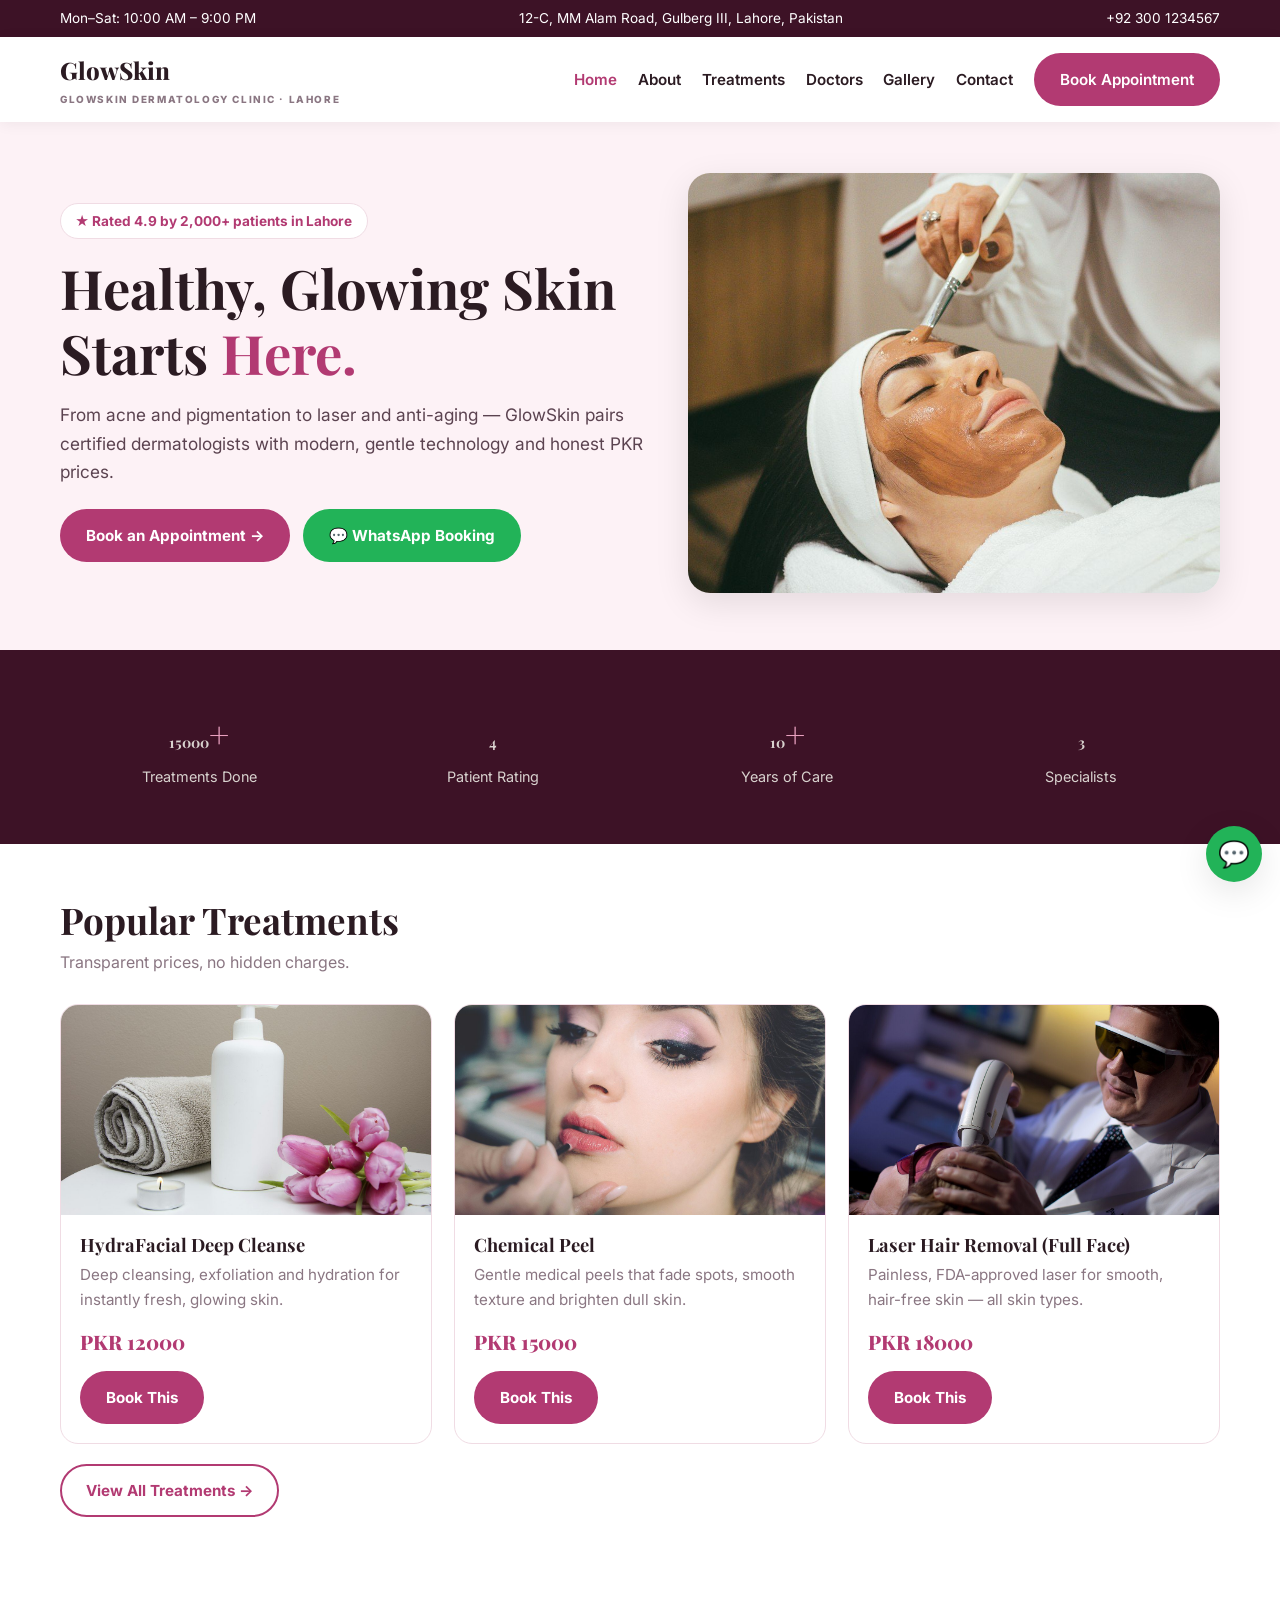
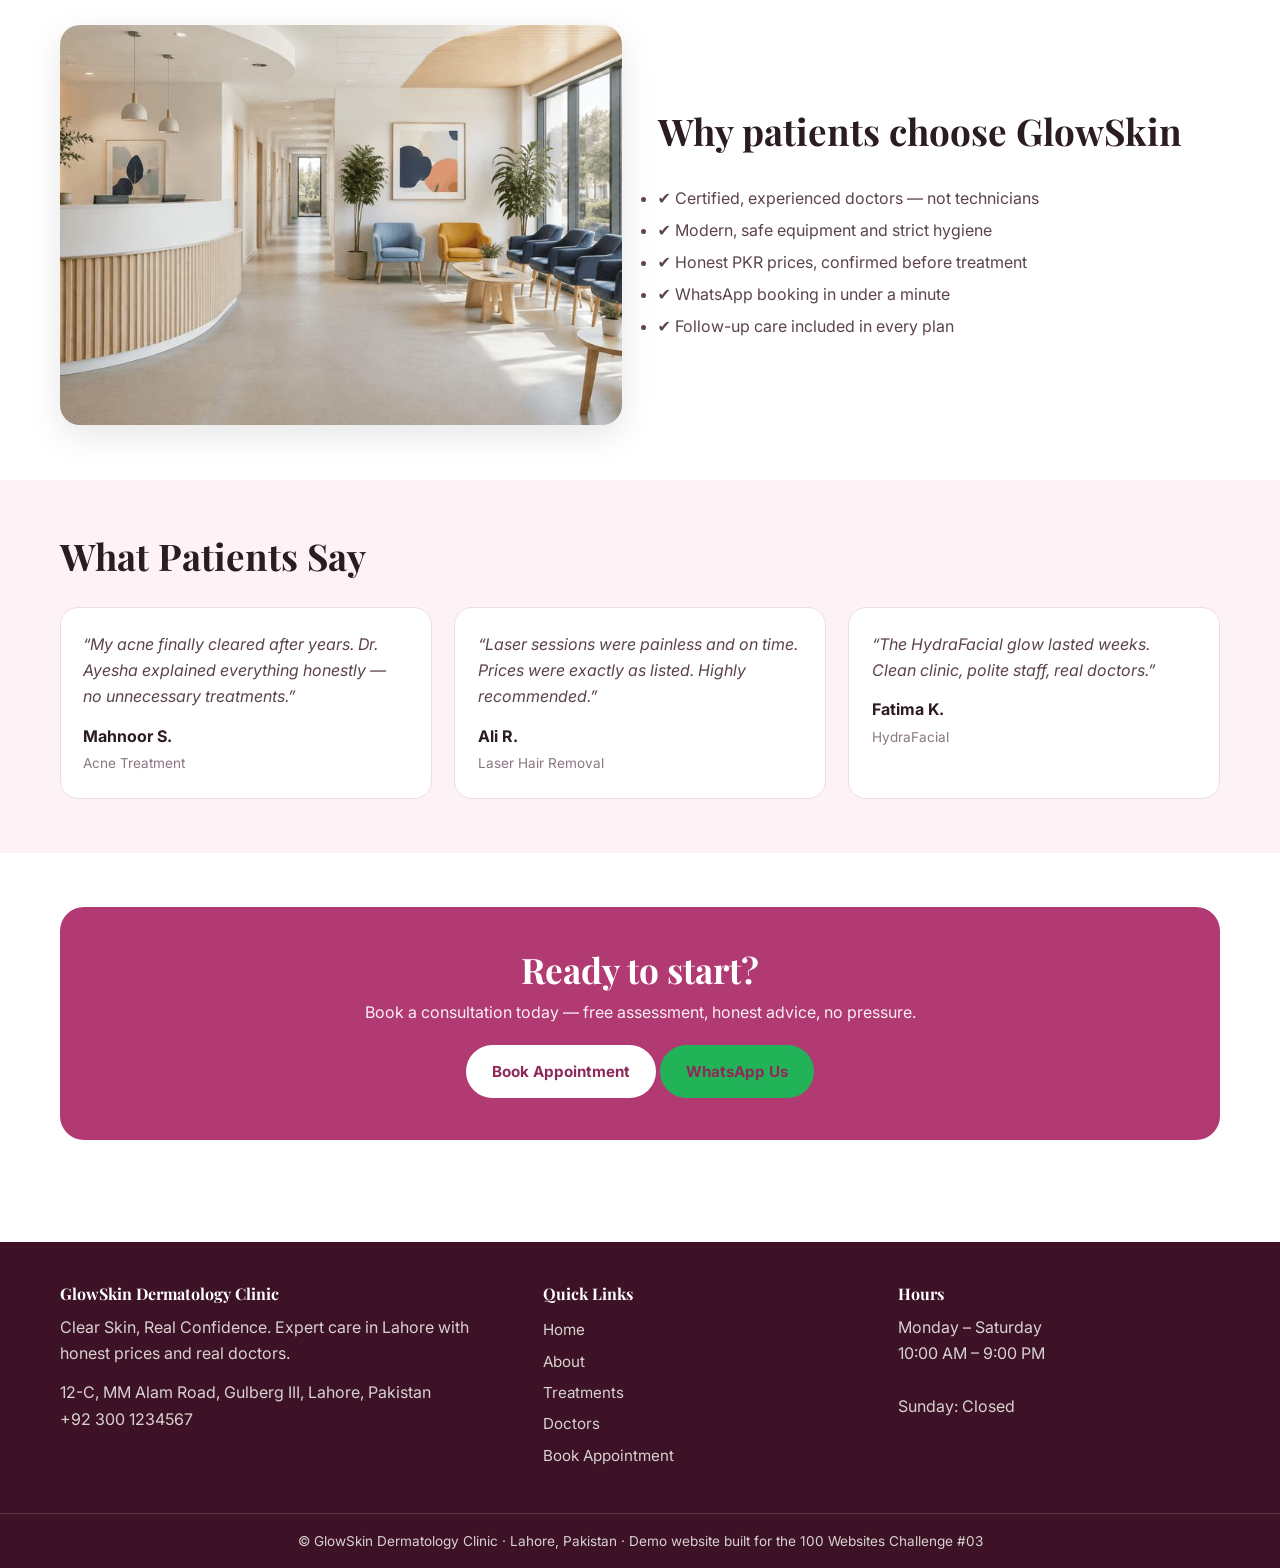
<file: index.html>
<!DOCTYPE html>
<html lang="en">
<head>
<meta charset="UTF-8">
<meta name="viewport" content="width=device-width, initial-scale=1.0">
<title>GlowSkin Dermatology Clinic — Clear Skin, Real Confidence | GlowSkin Dermatology Clinic, Lahore</title>
<meta name="description" content="GlowSkin Dermatology Clinic, Lahore — Clear Skin, Real Confidence. Expert doctors, transparent PKR prices, WhatsApp booking.">
<link rel="preconnect" href="https://fonts.googleapis.com">
<link href="https://fonts.googleapis.com/css2?family=Playfair+Display:wght@600;700;800&family=Inter:wght@400;500;600;700&display=swap" rel="stylesheet">
<link rel="stylesheet" href="css/style.css">
</head>
<body>
<div class="topbar"><div class="container topbar-in"><span>Mon–Sat: 10:00 AM – 9:00 PM</span><span>12-C, MM Alam Road, Gulberg III, Lahore, Pakistan</span><a href="tel:+923001234567">+92 300 1234567</a></div></div>
<header class="header"><div class="container nav-in">
<a href="index.html" class="logo">GlowSkin<small>GLOWSKIN DERMATOLOGY CLINIC · LAHORE</small></a>
<nav class="nav" id="nav"><a href="index.html" class="active">Home</a><a href="about.html" class="">About</a><a href="treatments.html" class="">Treatments</a><a href="doctors.html" class="">Doctors</a><a href="gallery.html" class="">Gallery</a><a href="contact.html" class="">Contact</a><a href="appointment.html" class="btn">Book Appointment</a></nav>
<button class="hamburger" id="hamburger" aria-label="Open menu"><span></span><span></span><span></span></button>
</div></header>

<section class="hero"><div class="container hero-in"><div>
<span class="eyebrow">★ Rated 4.9 by 2,000+ patients in Lahore</span>
<h1>Healthy, Glowing Skin<br>Starts <span class='grad'>Here.</span></h1><p>From acne and pigmentation to laser and anti-aging — GlowSkin pairs certified dermatologists with modern, gentle technology and honest PKR prices.</p>
<div class="hero-actions"><a href="appointment.html" class="btn">Book an Appointment →</a><a href="https://wa.me/923001234567?text=Assalam-o-Alaikum!%20I%20want%20to%20book%20an%20appointment." target="_blank" rel="noopener" class="btn btn-wa">💬 WhatsApp Booking</a></div>
</div><div class="hero-img"><img src="images/hero.jpg" alt="GlowSkin Dermatology Clinic Lahore"></div></div></section>
<section class="sec stats"><div class="container stats-in"><div class="stat"><b><span data-target="15000">15000+</span>+</b><span>Treatments Done</span></div><div class="stat"><b><span data-target="4.9">4.9</span></b><span>Patient Rating</span></div><div class="stat"><b><span data-target="10">10+</span>+</b><span>Years of Care</span></div><div class="stat"><b><span data-target="3">3</span></b><span>Specialists</span></div></div></section>
<section class="sec"><div class="container"><div class="sec-head"><h2>Popular Treatments</h2><p>Transparent prices, no hidden charges.</p></div><div class="grid"><article class="card reveal"><img src="images/treat-hydra.jpg" alt="HydraFacial Deep Cleanse" loading="lazy"><div class="card-body"><h3>HydraFacial Deep Cleanse</h3><p>Deep cleansing, exfoliation and hydration for instantly fresh, glowing skin.</p><p><span class="price">PKR 12000</span></p><a href="appointment.html?t=hydrafacial-deep-cleanse" class="btn">Book This</a></div></article><article class="card reveal"><img src="images/treat-peel.jpg" alt="Chemical Peel" loading="lazy"><div class="card-body"><h3>Chemical Peel</h3><p>Gentle medical peels that fade spots, smooth texture and brighten dull skin.</p><p><span class="price">PKR 15000</span></p><a href="appointment.html?t=chemical-peel" class="btn">Book This</a></div></article><article class="card reveal"><img src="images/treat-laser.jpg" alt="Laser Hair Removal (Full Face)" loading="lazy"><div class="card-body"><h3>Laser Hair Removal (Full Face)</h3><p>Painless, FDA-approved laser for smooth, hair-free skin — all skin types.</p><p><span class="price">PKR 18000</span></p><a href="appointment.html?t=laser-hair-removal-full-face" class="btn">Book This</a></div></article></div><p style="margin-top:1.2rem"><a href="treatments.html" class="btn btn-ghost">View All Treatments →</a></p></div></section>
<section class="sec"><div class="container two"><div><img src="images/about.jpg" alt="Inside GlowSkin Dermatology Clinic" loading="lazy"></div>
<div><div class="sec-head"><h2>Why patients choose GlowSkin</h2></div>
<ul style="line-height:2;color:var(--ink2)"><li>✔ Certified, experienced doctors — not technicians</li><li>✔ Modern, safe equipment and strict hygiene</li><li>✔ Honest PKR prices, confirmed before treatment</li><li>✔ WhatsApp booking in under a minute</li><li>✔ Follow-up care included in every plan</li></ul></div></div></section>
<section class="sec testi"><div class="container"><div class="sec-head"><h2>What Patients Say</h2></div><div class="grid"><div class="quote reveal"><p>“My acne finally cleared after years. Dr. Ayesha explained everything honestly — no unnecessary treatments.”</p><b>Mahnoor S.</b><span>Acne Treatment</span></div><div class="quote reveal"><p>“Laser sessions were painless and on time. Prices were exactly as listed. Highly recommended.”</p><b>Ali R.</b><span>Laser Hair Removal</span></div><div class="quote reveal"><p>“The HydraFacial glow lasted weeks. Clean clinic, polite staff, real doctors.”</p><b>Fatima K.</b><span>HydraFacial</span></div></div></div></section>
<section class="sec"><div class="container"><div class="cta reveal"><h2>Ready to start?</h2>
<p>Book a consultation today — free assessment, honest advice, no pressure.</p>
<a href="appointment.html" class="btn">Book Appointment</a> <a href="https://wa.me/923001234567" target="_blank" rel="noopener" class="btn" style="background:var(--wa)">WhatsApp Us</a></div></div></section>
<footer class="footer"><div class="container foot-in">
<div><h4>GlowSkin Dermatology Clinic</h4><p>Clear Skin, Real Confidence. Expert care in Lahore with honest prices and real doctors.</p><p style="margin-top:.8rem">12-C, MM Alam Road, Gulberg III, Lahore, Pakistan<br>+92 300 1234567</p></div>
<div><h4>Quick Links</h4><a href="index.html">Home</a><a href="about.html">About</a><a href="treatments.html">Treatments</a><a href="doctors.html">Doctors</a><a href="appointment.html">Book Appointment</a></div>
<div><h4>Hours</h4><p>Monday – Saturday<br>10:00 AM – 9:00 PM<br><br>Sunday: Closed</p></div>
</div><div class="foot-bottom">© GlowSkin Dermatology Clinic · Lahore, Pakistan · Demo website built for the 100 Websites Challenge #03</div></footer>
<a class="wa-float" href="https://wa.me/923001234567?text=Assalam-o-Alaikum!%20I%20want%20to%20book%20an%20appointment." target="_blank" rel="noopener" aria-label="WhatsApp">💬</a>
<script src="js/script.js"></script>
</body>
</html>
</file>
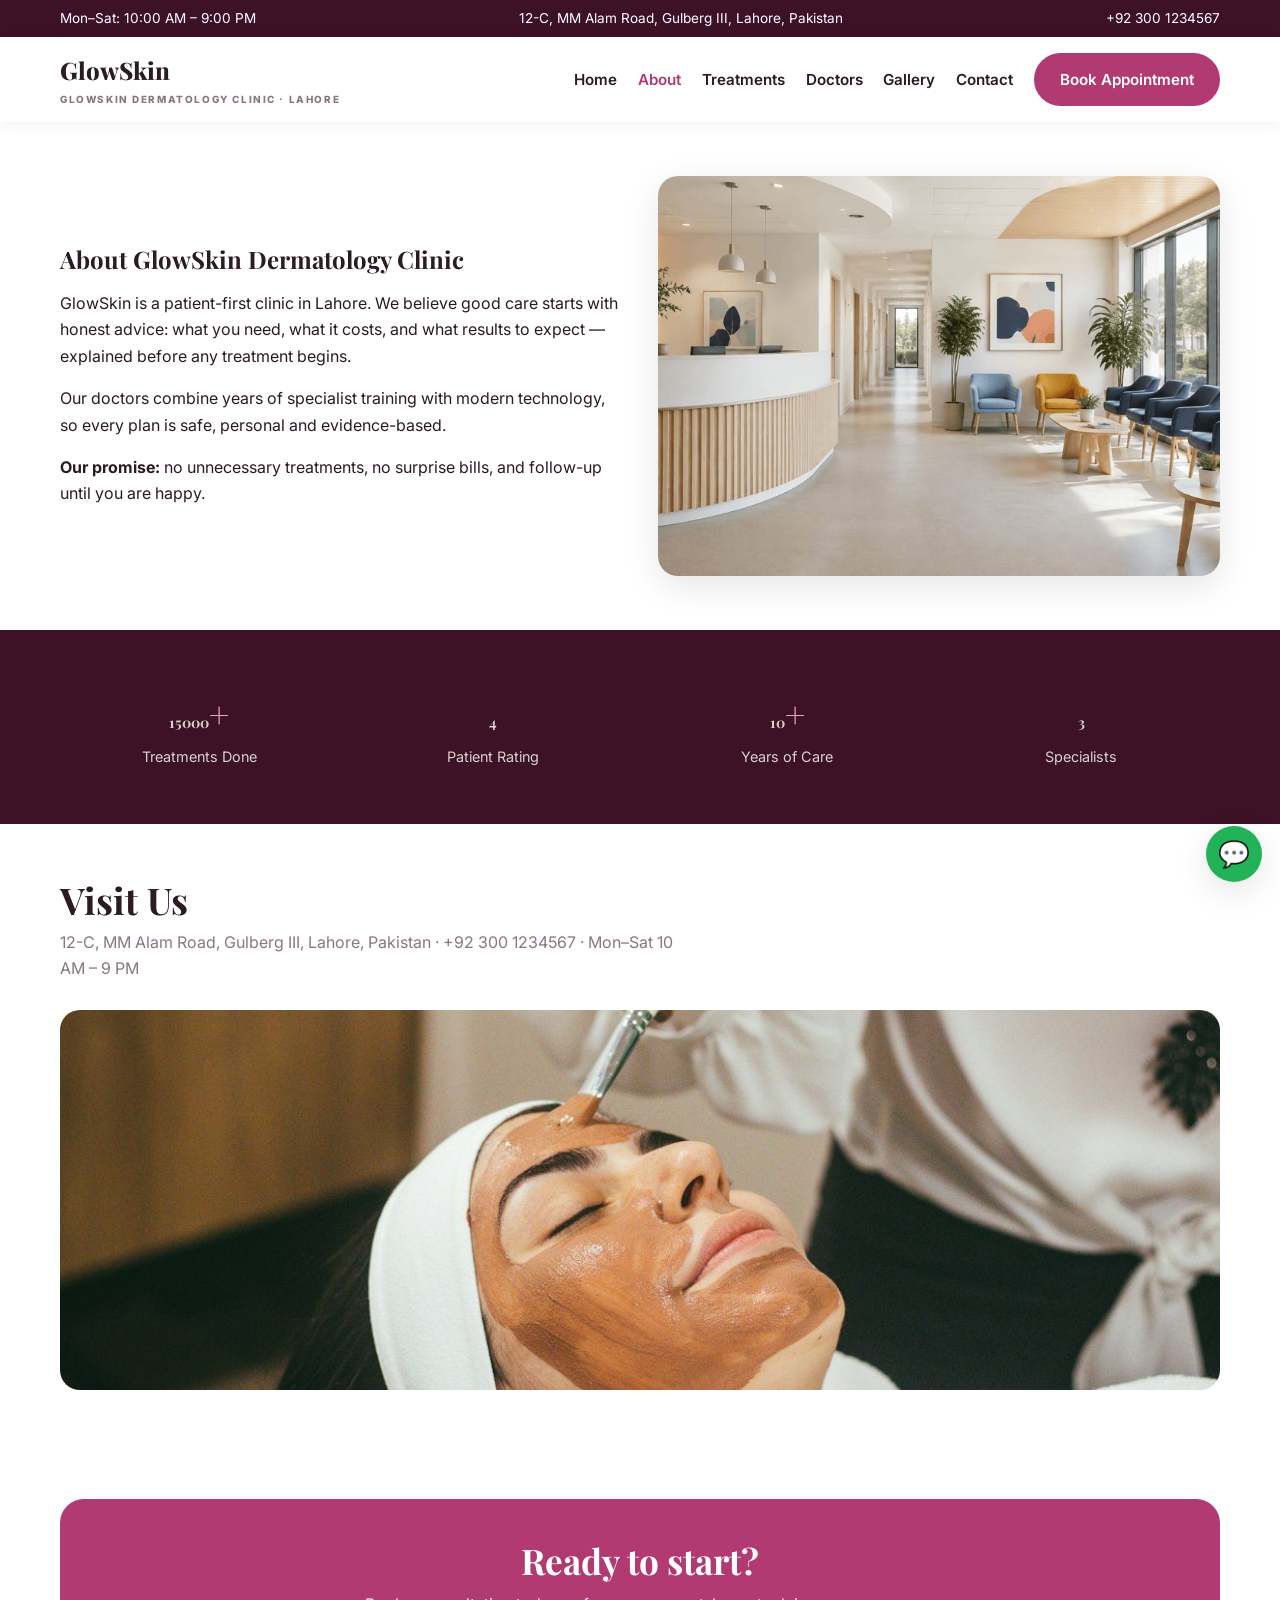
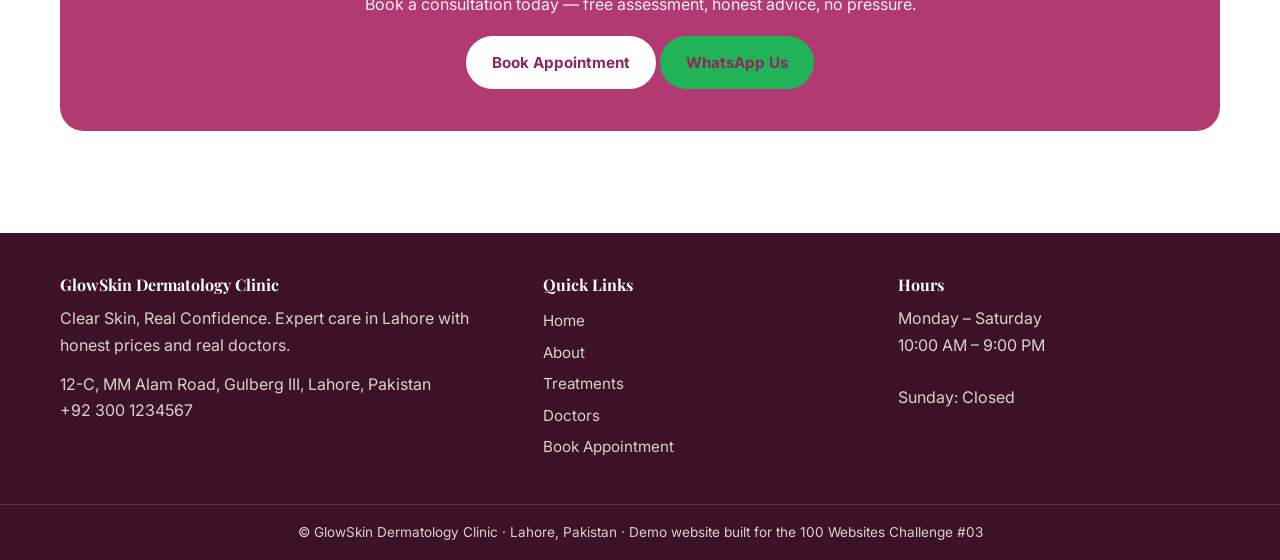
<file: about.html>
<!DOCTYPE html>
<html lang="en">
<head>
<meta charset="UTF-8">
<meta name="viewport" content="width=device-width, initial-scale=1.0">
<title>About Us | GlowSkin Dermatology Clinic, Lahore</title>
<meta name="description" content="GlowSkin Dermatology Clinic, Lahore — Clear Skin, Real Confidence. Expert doctors, transparent PKR prices, WhatsApp booking.">
<link rel="preconnect" href="https://fonts.googleapis.com">
<link href="https://fonts.googleapis.com/css2?family=Playfair+Display:wght@600;700;800&family=Inter:wght@400;500;600;700&display=swap" rel="stylesheet">
<link rel="stylesheet" href="css/style.css">
</head>
<body>
<div class="topbar"><div class="container topbar-in"><span>Mon–Sat: 10:00 AM – 9:00 PM</span><span>12-C, MM Alam Road, Gulberg III, Lahore, Pakistan</span><a href="tel:+923001234567">+92 300 1234567</a></div></div>
<header class="header"><div class="container nav-in">
<a href="index.html" class="logo">GlowSkin<small>GLOWSKIN DERMATOLOGY CLINIC · LAHORE</small></a>
<nav class="nav" id="nav"><a href="index.html" class="">Home</a><a href="about.html" class="active">About</a><a href="treatments.html" class="">Treatments</a><a href="doctors.html" class="">Doctors</a><a href="gallery.html" class="">Gallery</a><a href="contact.html" class="">Contact</a><a href="appointment.html" class="btn">Book Appointment</a></nav>
<button class="hamburger" id="hamburger" aria-label="Open menu"><span></span><span></span><span></span></button>
</div></header>

<section class="sec"><div class="container two"><div><h2>About GlowSkin Dermatology Clinic</h2>
<p style="margin:1rem 0">GlowSkin is a patient-first clinic in Lahore. We believe good care starts with honest advice: what you need, what it costs, and what results to expect — explained before any treatment begins.</p>
<p>Our doctors combine years of specialist training with modern technology, so every plan is safe, personal and evidence-based.</p>
<p style="margin-top:1rem"><b>Our promise:</b> no unnecessary treatments, no surprise bills, and follow-up until you are happy.</p></div>
<div><img src="images/about.jpg" alt="GlowSkin Dermatology Clinic clinic" loading="lazy"></div></div></section>
<section class="sec stats"><div class="container stats-in"><div class="stat"><b><span data-target="15000">15000+</span>+</b><span>Treatments Done</span></div><div class="stat"><b><span data-target="4.9">4.9</span></b><span>Patient Rating</span></div><div class="stat"><b><span data-target="10">10+</span>+</b><span>Years of Care</span></div><div class="stat"><b><span data-target="3">3</span></b><span>Specialists</span></div></div></section>
<section class="sec"><div class="container"><div class="sec-head"><h2>Visit Us</h2><p>12-C, MM Alam Road, Gulberg III, Lahore, Pakistan · +92 300 1234567 · Mon–Sat 10 AM – 9 PM</p></div>
<img src="images/hero.jpg" alt="GlowSkin Dermatology Clinic" style="border-radius:20px;width:100%;height:380px;object-fit:cover" loading="lazy"></div></section>
<section class="sec"><div class="container"><div class="cta reveal"><h2>Ready to start?</h2>
<p>Book a consultation today — free assessment, honest advice, no pressure.</p>
<a href="appointment.html" class="btn">Book Appointment</a> <a href="https://wa.me/923001234567" target="_blank" rel="noopener" class="btn" style="background:var(--wa)">WhatsApp Us</a></div></div></section>
<footer class="footer"><div class="container foot-in">
<div><h4>GlowSkin Dermatology Clinic</h4><p>Clear Skin, Real Confidence. Expert care in Lahore with honest prices and real doctors.</p><p style="margin-top:.8rem">12-C, MM Alam Road, Gulberg III, Lahore, Pakistan<br>+92 300 1234567</p></div>
<div><h4>Quick Links</h4><a href="index.html">Home</a><a href="about.html">About</a><a href="treatments.html">Treatments</a><a href="doctors.html">Doctors</a><a href="appointment.html">Book Appointment</a></div>
<div><h4>Hours</h4><p>Monday – Saturday<br>10:00 AM – 9:00 PM<br><br>Sunday: Closed</p></div>
</div><div class="foot-bottom">© GlowSkin Dermatology Clinic · Lahore, Pakistan · Demo website built for the 100 Websites Challenge #03</div></footer>
<a class="wa-float" href="https://wa.me/923001234567?text=Assalam-o-Alaikum!%20I%20want%20to%20book%20an%20appointment." target="_blank" rel="noopener" aria-label="WhatsApp">💬</a>
<script src="js/script.js"></script>
</body>
</html>
</file>
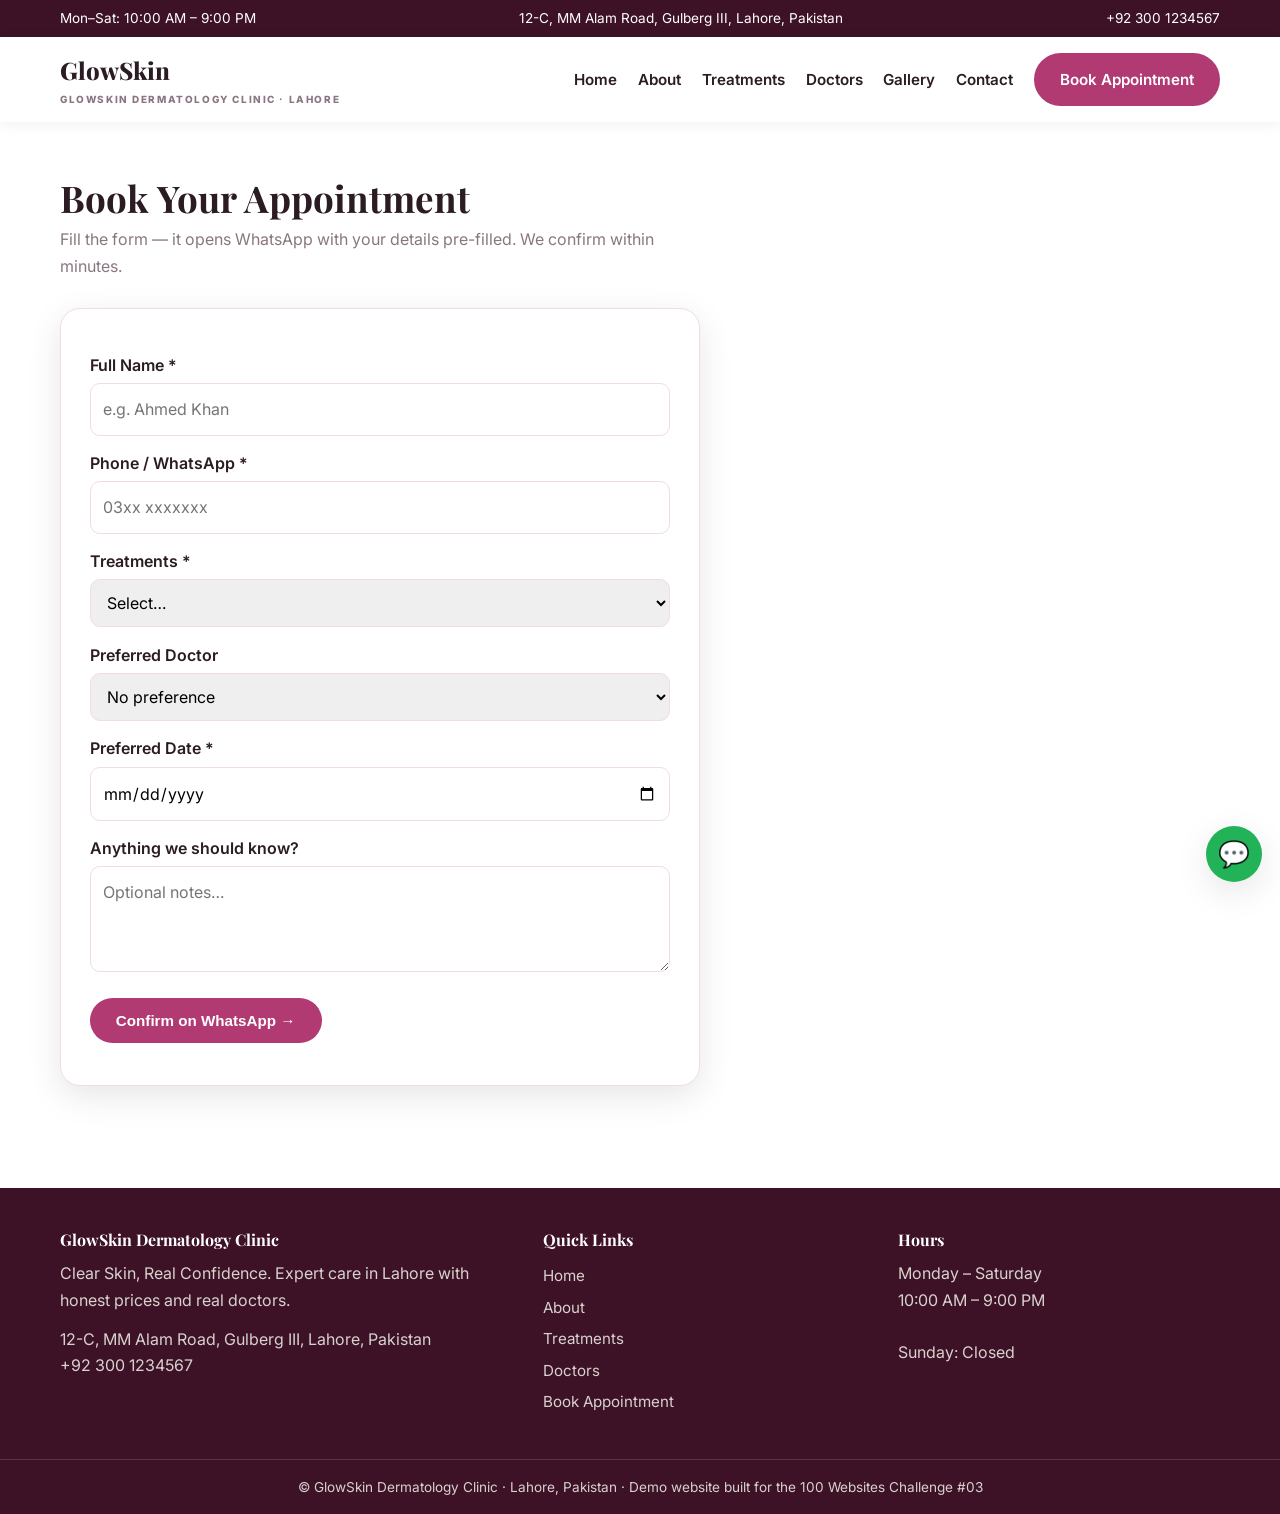
<file: appointment.html>
<!DOCTYPE html>
<html lang="en">
<head>
<meta charset="UTF-8">
<meta name="viewport" content="width=device-width, initial-scale=1.0">
<title>Book Appointment | GlowSkin Dermatology Clinic, Lahore</title>
<meta name="description" content="GlowSkin Dermatology Clinic, Lahore — Clear Skin, Real Confidence. Expert doctors, transparent PKR prices, WhatsApp booking.">
<link rel="preconnect" href="https://fonts.googleapis.com">
<link href="https://fonts.googleapis.com/css2?family=Playfair+Display:wght@600;700;800&family=Inter:wght@400;500;600;700&display=swap" rel="stylesheet">
<link rel="stylesheet" href="css/style.css">
</head>
<body>
<div class="topbar"><div class="container topbar-in"><span>Mon–Sat: 10:00 AM – 9:00 PM</span><span>12-C, MM Alam Road, Gulberg III, Lahore, Pakistan</span><a href="tel:+923001234567">+92 300 1234567</a></div></div>
<header class="header"><div class="container nav-in">
<a href="index.html" class="logo">GlowSkin<small>GLOWSKIN DERMATOLOGY CLINIC · LAHORE</small></a>
<nav class="nav" id="nav"><a href="index.html" class="">Home</a><a href="about.html" class="">About</a><a href="treatments.html" class="">Treatments</a><a href="doctors.html" class="">Doctors</a><a href="gallery.html" class="">Gallery</a><a href="contact.html" class="">Contact</a><a href="appointment.html" class="btn">Book Appointment</a></nav>
<button class="hamburger" id="hamburger" aria-label="Open menu"><span></span><span></span><span></span></button>
</div></header>

<section class="sec"><div class="container"><div class="sec-head"><h2>Book Your Appointment</h2><p>Fill the form — it opens WhatsApp with your details pre-filled. We confirm within minutes.</p></div>
<form class="form" id="bookForm" novalidate>
<label for="fName">Full Name *</label><input id="fName" type="text" placeholder="e.g. Ahmed Khan"><p class="err" id="fNameErr">Please enter your name.</p>
<label for="fPhone">Phone / WhatsApp *</label><input id="fPhone" type="tel" placeholder="03xx xxxxxxx"><p class="err" id="fPhoneErr">Please enter a valid phone number.</p>
<label for="fTreatment">Treatments *</label><select id="fTreatment"><option value="">Select…</option><option value="hydrafacial-deep-cleanse">HydraFacial Deep Cleanse — PKR 12000</option><option value="chemical-peel">Chemical Peel — PKR 15000</option><option value="laser-hair-removal-full-face">Laser Hair Removal (Full Face) — PKR 18000</option><option value="prp-skin-rejuvenation">PRP Skin Rejuvenation — PKR 25000</option><option value="acne-and-scar-treatment">Acne & Scar Treatment — PKR 8000</option><option value="botox-and-anti-aging">Botox & Anti-Aging — PKR 35000</option><option value="pigmentation-and-melasma-care">Pigmentation & Melasma Care — PKR 20000</option><option value="dermapen-microneedling">DermaPen Microneedling — PKR 16000</option></select><p class="err" id="fTreatmentErr">Please choose a treatments.</p>
<label for="fDoctor">Preferred Doctor</label><select id="fDoctor"><option value="">No preference</option><option value="dr-ayesha-khan">Dr. Ayesha Khan — Consultant Dermatologist</option><option value="dr-bilal-ahmed">Dr. Bilal Ahmed — Aesthetic Physician</option><option value="dr-sara-malik">Dr. Sara Malik — Dermatologist</option></select>
<label for="fDate">Preferred Date *</label><input id="fDate" type="date"><p class="err" id="fDateErr">Please choose a date.</p>
<label for="fNotes">Anything we should know?</label><textarea id="fNotes" rows="3" placeholder="Optional notes…"></textarea>
<button class="btn" type="submit" style="margin-top:1.2rem">Confirm on WhatsApp →</button>
<p class="ok" id="formOk"></p></form></div></section>
<footer class="footer"><div class="container foot-in">
<div><h4>GlowSkin Dermatology Clinic</h4><p>Clear Skin, Real Confidence. Expert care in Lahore with honest prices and real doctors.</p><p style="margin-top:.8rem">12-C, MM Alam Road, Gulberg III, Lahore, Pakistan<br>+92 300 1234567</p></div>
<div><h4>Quick Links</h4><a href="index.html">Home</a><a href="about.html">About</a><a href="treatments.html">Treatments</a><a href="doctors.html">Doctors</a><a href="appointment.html">Book Appointment</a></div>
<div><h4>Hours</h4><p>Monday – Saturday<br>10:00 AM – 9:00 PM<br><br>Sunday: Closed</p></div>
</div><div class="foot-bottom">© GlowSkin Dermatology Clinic · Lahore, Pakistan · Demo website built for the 100 Websites Challenge #03</div></footer>
<a class="wa-float" href="https://wa.me/923001234567?text=Assalam-o-Alaikum!%20I%20want%20to%20book%20an%20appointment." target="_blank" rel="noopener" aria-label="WhatsApp">💬</a>
<script src="js/script.js"></script>
</body>
</html>
</file>
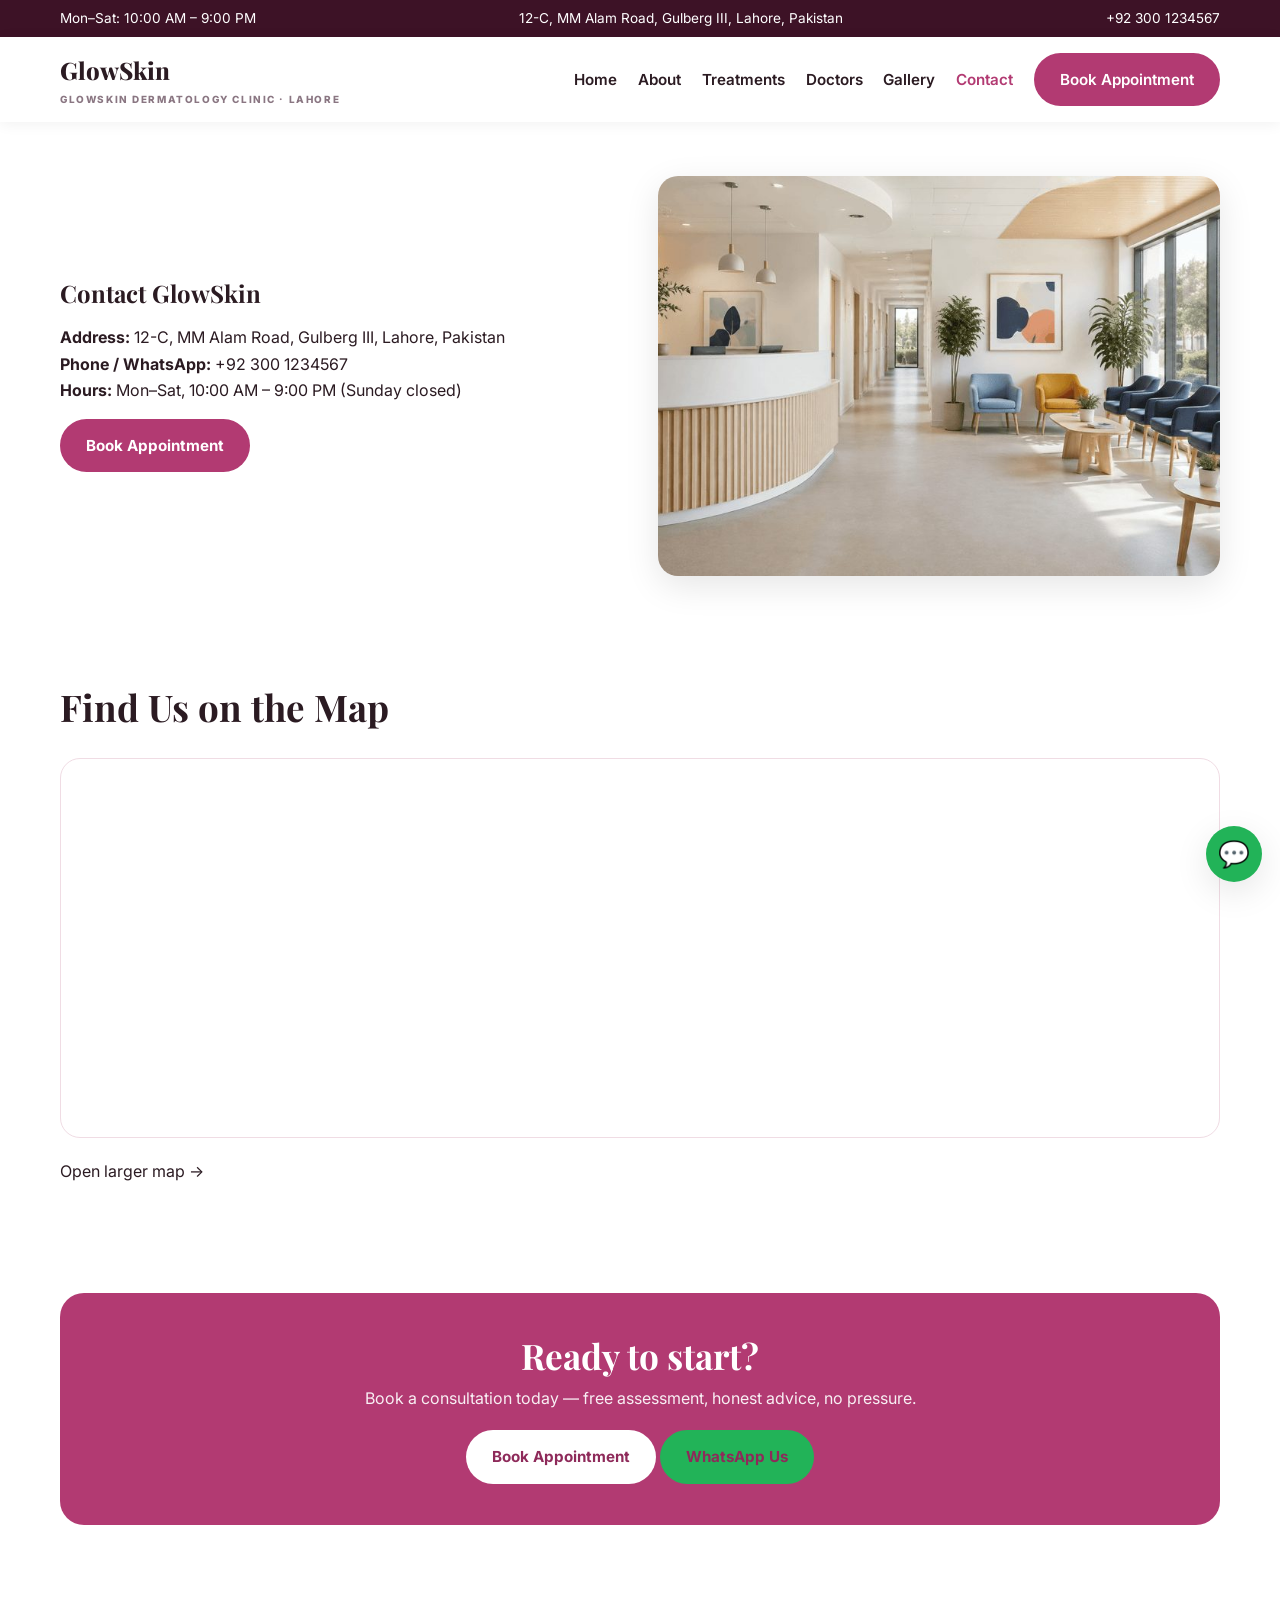
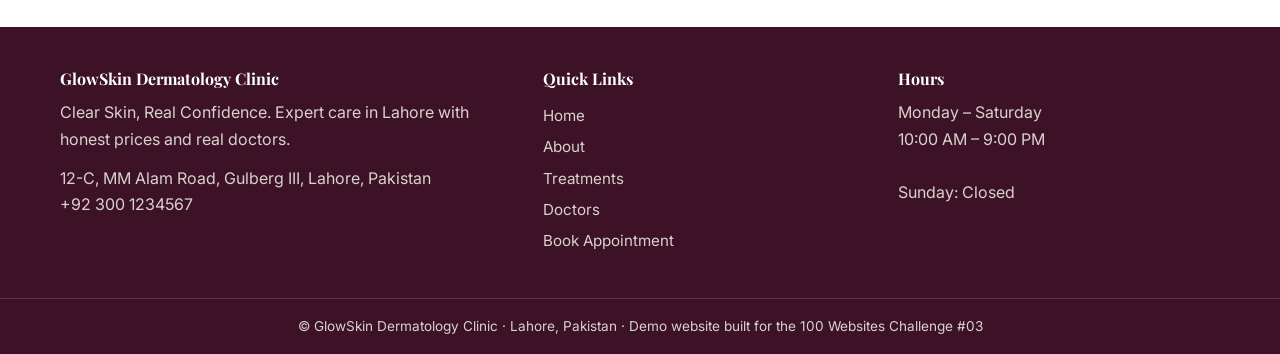
<file: contact.html>
<!DOCTYPE html>
<html lang="en">
<head>
<meta charset="UTF-8">
<meta name="viewport" content="width=device-width, initial-scale=1.0">
<title>Contact Us | GlowSkin Dermatology Clinic, Lahore</title>
<meta name="description" content="GlowSkin Dermatology Clinic, Lahore — Clear Skin, Real Confidence. Expert doctors, transparent PKR prices, WhatsApp booking.">
<link rel="preconnect" href="https://fonts.googleapis.com">
<link href="https://fonts.googleapis.com/css2?family=Playfair+Display:wght@600;700;800&family=Inter:wght@400;500;600;700&display=swap" rel="stylesheet">
<link rel="stylesheet" href="css/style.css">
</head>
<body>
<div class="topbar"><div class="container topbar-in"><span>Mon–Sat: 10:00 AM – 9:00 PM</span><span>12-C, MM Alam Road, Gulberg III, Lahore, Pakistan</span><a href="tel:+923001234567">+92 300 1234567</a></div></div>
<header class="header"><div class="container nav-in">
<a href="index.html" class="logo">GlowSkin<small>GLOWSKIN DERMATOLOGY CLINIC · LAHORE</small></a>
<nav class="nav" id="nav"><a href="index.html" class="">Home</a><a href="about.html" class="">About</a><a href="treatments.html" class="">Treatments</a><a href="doctors.html" class="">Doctors</a><a href="gallery.html" class="">Gallery</a><a href="contact.html" class="active">Contact</a><a href="appointment.html" class="btn">Book Appointment</a></nav>
<button class="hamburger" id="hamburger" aria-label="Open menu"><span></span><span></span><span></span></button>
</div></header>

<section class="sec"><div class="container two"><div><h2>Contact GlowSkin</h2>
<p style="margin:1rem 0"><b>Address:</b> 12-C, MM Alam Road, Gulberg III, Lahore, Pakistan<br><b>Phone / WhatsApp:</b> +92 300 1234567<br><b>Hours:</b> Mon–Sat, 10:00 AM – 9:00 PM (Sunday closed)</p>
<p><a href="appointment.html" class="btn">Book Appointment</a></p></div>
<div><img src="images/about.jpg" alt="GlowSkin Dermatology Clinic" loading="lazy"></div></div></section>
<section class="sec"><div class="container"><div class="sec-head"><h2>Find Us on the Map</h2></div>
<iframe title="Map — Lahore" src="https://www.openstreetmap.org/export/embed.html?bbox=74.28%2C31.50%2C74.42%2C31.58&layer=mapnik&marker=31.54%2C74.35" style="width:100%;height:380px;border:1px solid var(--line);border-radius:20px" loading="lazy"></iframe>
<p style="margin-top:.8rem"><a href="https://www.openstreetmap.org/?mlat=31.54&mlon=74.35#map=14/31.54/74.35" target="_blank" rel="noopener">Open larger map →</a></p></div></section>
<section class="sec"><div class="container"><div class="cta reveal"><h2>Ready to start?</h2>
<p>Book a consultation today — free assessment, honest advice, no pressure.</p>
<a href="appointment.html" class="btn">Book Appointment</a> <a href="https://wa.me/923001234567" target="_blank" rel="noopener" class="btn" style="background:var(--wa)">WhatsApp Us</a></div></div></section>
<footer class="footer"><div class="container foot-in">
<div><h4>GlowSkin Dermatology Clinic</h4><p>Clear Skin, Real Confidence. Expert care in Lahore with honest prices and real doctors.</p><p style="margin-top:.8rem">12-C, MM Alam Road, Gulberg III, Lahore, Pakistan<br>+92 300 1234567</p></div>
<div><h4>Quick Links</h4><a href="index.html">Home</a><a href="about.html">About</a><a href="treatments.html">Treatments</a><a href="doctors.html">Doctors</a><a href="appointment.html">Book Appointment</a></div>
<div><h4>Hours</h4><p>Monday – Saturday<br>10:00 AM – 9:00 PM<br><br>Sunday: Closed</p></div>
</div><div class="foot-bottom">© GlowSkin Dermatology Clinic · Lahore, Pakistan · Demo website built for the 100 Websites Challenge #03</div></footer>
<a class="wa-float" href="https://wa.me/923001234567?text=Assalam-o-Alaikum!%20I%20want%20to%20book%20an%20appointment." target="_blank" rel="noopener" aria-label="WhatsApp">💬</a>
<script src="js/script.js"></script>
</body>
</html>
</file>
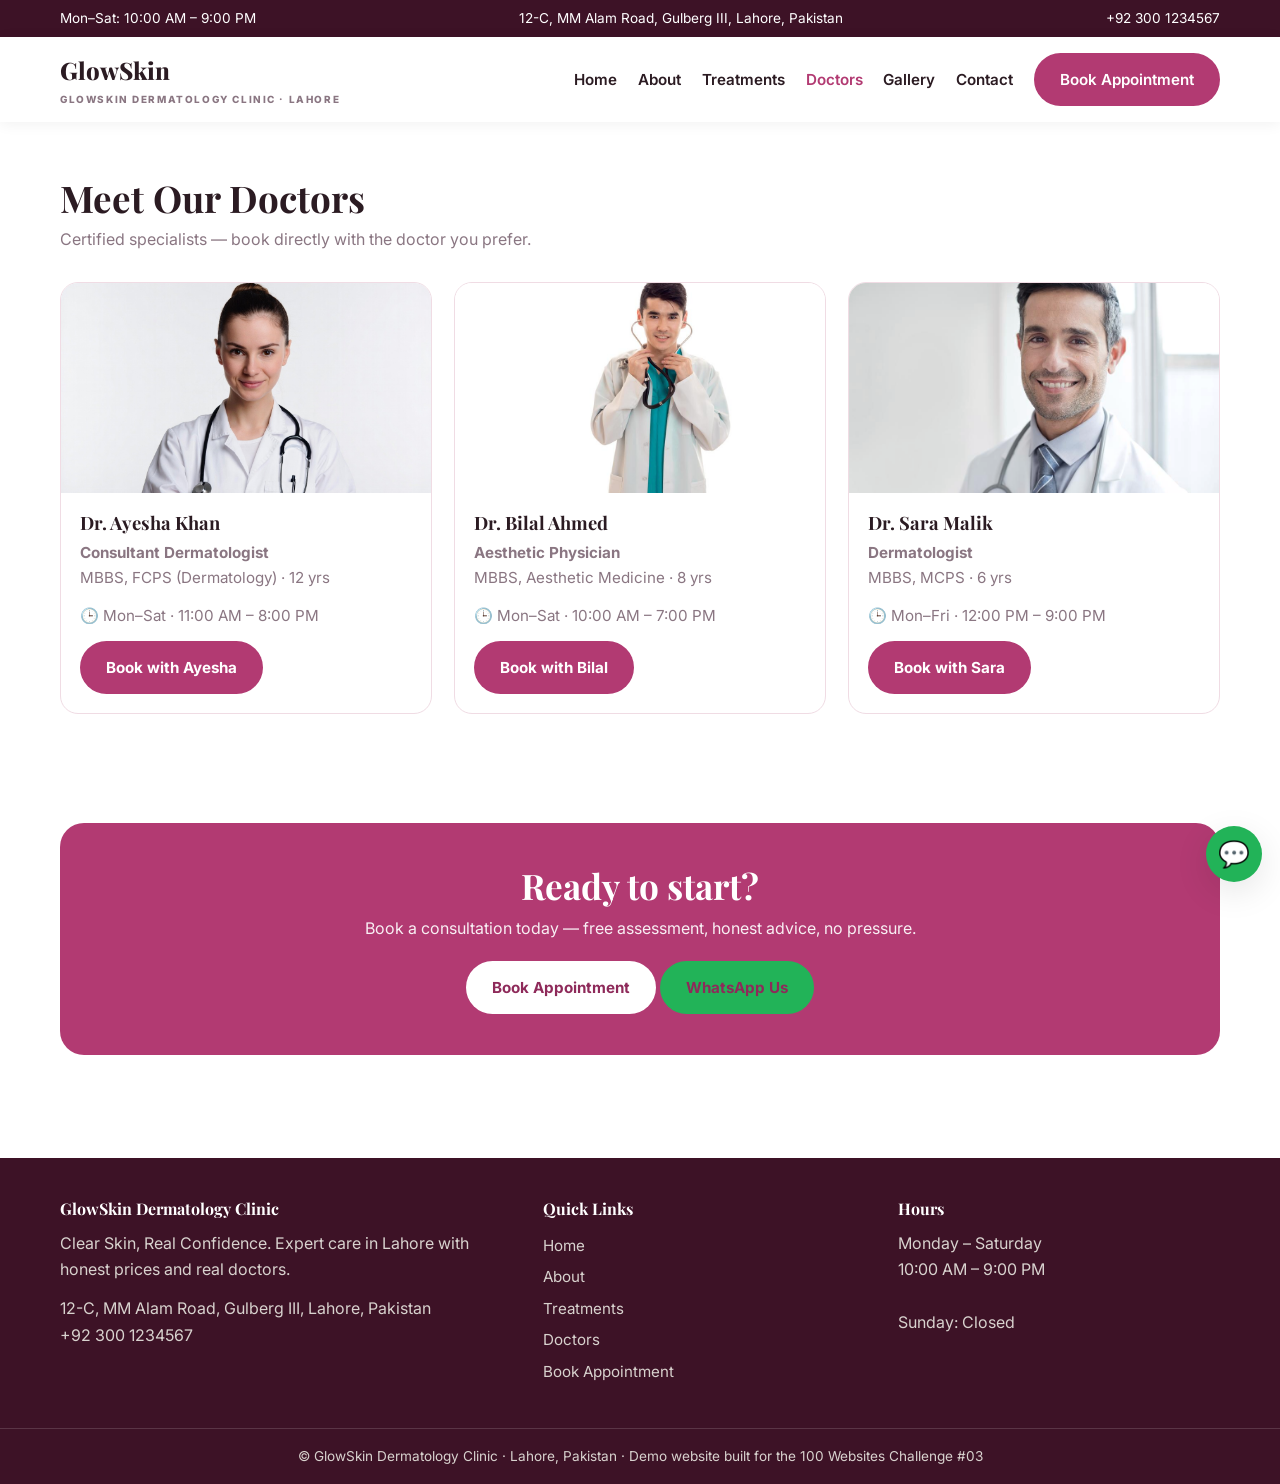
<file: doctors.html>
<!DOCTYPE html>
<html lang="en">
<head>
<meta charset="UTF-8">
<meta name="viewport" content="width=device-width, initial-scale=1.0">
<title>Our Doctors | GlowSkin Dermatology Clinic, Lahore</title>
<meta name="description" content="GlowSkin Dermatology Clinic, Lahore — Clear Skin, Real Confidence. Expert doctors, transparent PKR prices, WhatsApp booking.">
<link rel="preconnect" href="https://fonts.googleapis.com">
<link href="https://fonts.googleapis.com/css2?family=Playfair+Display:wght@600;700;800&family=Inter:wght@400;500;600;700&display=swap" rel="stylesheet">
<link rel="stylesheet" href="css/style.css">
</head>
<body>
<div class="topbar"><div class="container topbar-in"><span>Mon–Sat: 10:00 AM – 9:00 PM</span><span>12-C, MM Alam Road, Gulberg III, Lahore, Pakistan</span><a href="tel:+923001234567">+92 300 1234567</a></div></div>
<header class="header"><div class="container nav-in">
<a href="index.html" class="logo">GlowSkin<small>GLOWSKIN DERMATOLOGY CLINIC · LAHORE</small></a>
<nav class="nav" id="nav"><a href="index.html" class="">Home</a><a href="about.html" class="">About</a><a href="treatments.html" class="">Treatments</a><a href="doctors.html" class="active">Doctors</a><a href="gallery.html" class="">Gallery</a><a href="contact.html" class="">Contact</a><a href="appointment.html" class="btn">Book Appointment</a></nav>
<button class="hamburger" id="hamburger" aria-label="Open menu"><span></span><span></span><span></span></button>
</div></header>

<section class="sec"><div class="container"><div class="sec-head"><h2>Meet Our Doctors</h2><p>Certified specialists — book directly with the doctor you prefer.</p></div><div class="grid"><article class="card reveal"><img src="images/doc-ayesha.jpg" alt="Dr. Ayesha Khan" loading="lazy">
<div class="card-body"><h3>Dr. Ayesha Khan</h3><p><b>Consultant Dermatologist</b><br>MBBS, FCPS (Dermatology) · 12 yrs</p><p class="meta">🕒 Mon–Sat · 11:00 AM – 8:00 PM</p>
<a href="appointment.html?d=dr-ayesha-khan" class="btn">Book with Ayesha</a></div></article><article class="card reveal"><img src="images/doc-bilal.jpg" alt="Dr. Bilal Ahmed" loading="lazy">
<div class="card-body"><h3>Dr. Bilal Ahmed</h3><p><b>Aesthetic Physician</b><br>MBBS, Aesthetic Medicine · 8 yrs</p><p class="meta">🕒 Mon–Sat · 10:00 AM – 7:00 PM</p>
<a href="appointment.html?d=dr-bilal-ahmed" class="btn">Book with Bilal</a></div></article><article class="card reveal"><img src="images/doc-sara.jpg" alt="Dr. Sara Malik" loading="lazy">
<div class="card-body"><h3>Dr. Sara Malik</h3><p><b>Dermatologist</b><br>MBBS, MCPS · 6 yrs</p><p class="meta">🕒 Mon–Fri · 12:00 PM – 9:00 PM</p>
<a href="appointment.html?d=dr-sara-malik" class="btn">Book with Sara</a></div></article></div></div></section>
<section class="sec"><div class="container"><div class="cta reveal"><h2>Ready to start?</h2>
<p>Book a consultation today — free assessment, honest advice, no pressure.</p>
<a href="appointment.html" class="btn">Book Appointment</a> <a href="https://wa.me/923001234567" target="_blank" rel="noopener" class="btn" style="background:var(--wa)">WhatsApp Us</a></div></div></section>
<footer class="footer"><div class="container foot-in">
<div><h4>GlowSkin Dermatology Clinic</h4><p>Clear Skin, Real Confidence. Expert care in Lahore with honest prices and real doctors.</p><p style="margin-top:.8rem">12-C, MM Alam Road, Gulberg III, Lahore, Pakistan<br>+92 300 1234567</p></div>
<div><h4>Quick Links</h4><a href="index.html">Home</a><a href="about.html">About</a><a href="treatments.html">Treatments</a><a href="doctors.html">Doctors</a><a href="appointment.html">Book Appointment</a></div>
<div><h4>Hours</h4><p>Monday – Saturday<br>10:00 AM – 9:00 PM<br><br>Sunday: Closed</p></div>
</div><div class="foot-bottom">© GlowSkin Dermatology Clinic · Lahore, Pakistan · Demo website built for the 100 Websites Challenge #03</div></footer>
<a class="wa-float" href="https://wa.me/923001234567?text=Assalam-o-Alaikum!%20I%20want%20to%20book%20an%20appointment." target="_blank" rel="noopener" aria-label="WhatsApp">💬</a>
<script src="js/script.js"></script>
</body>
</html>
</file>
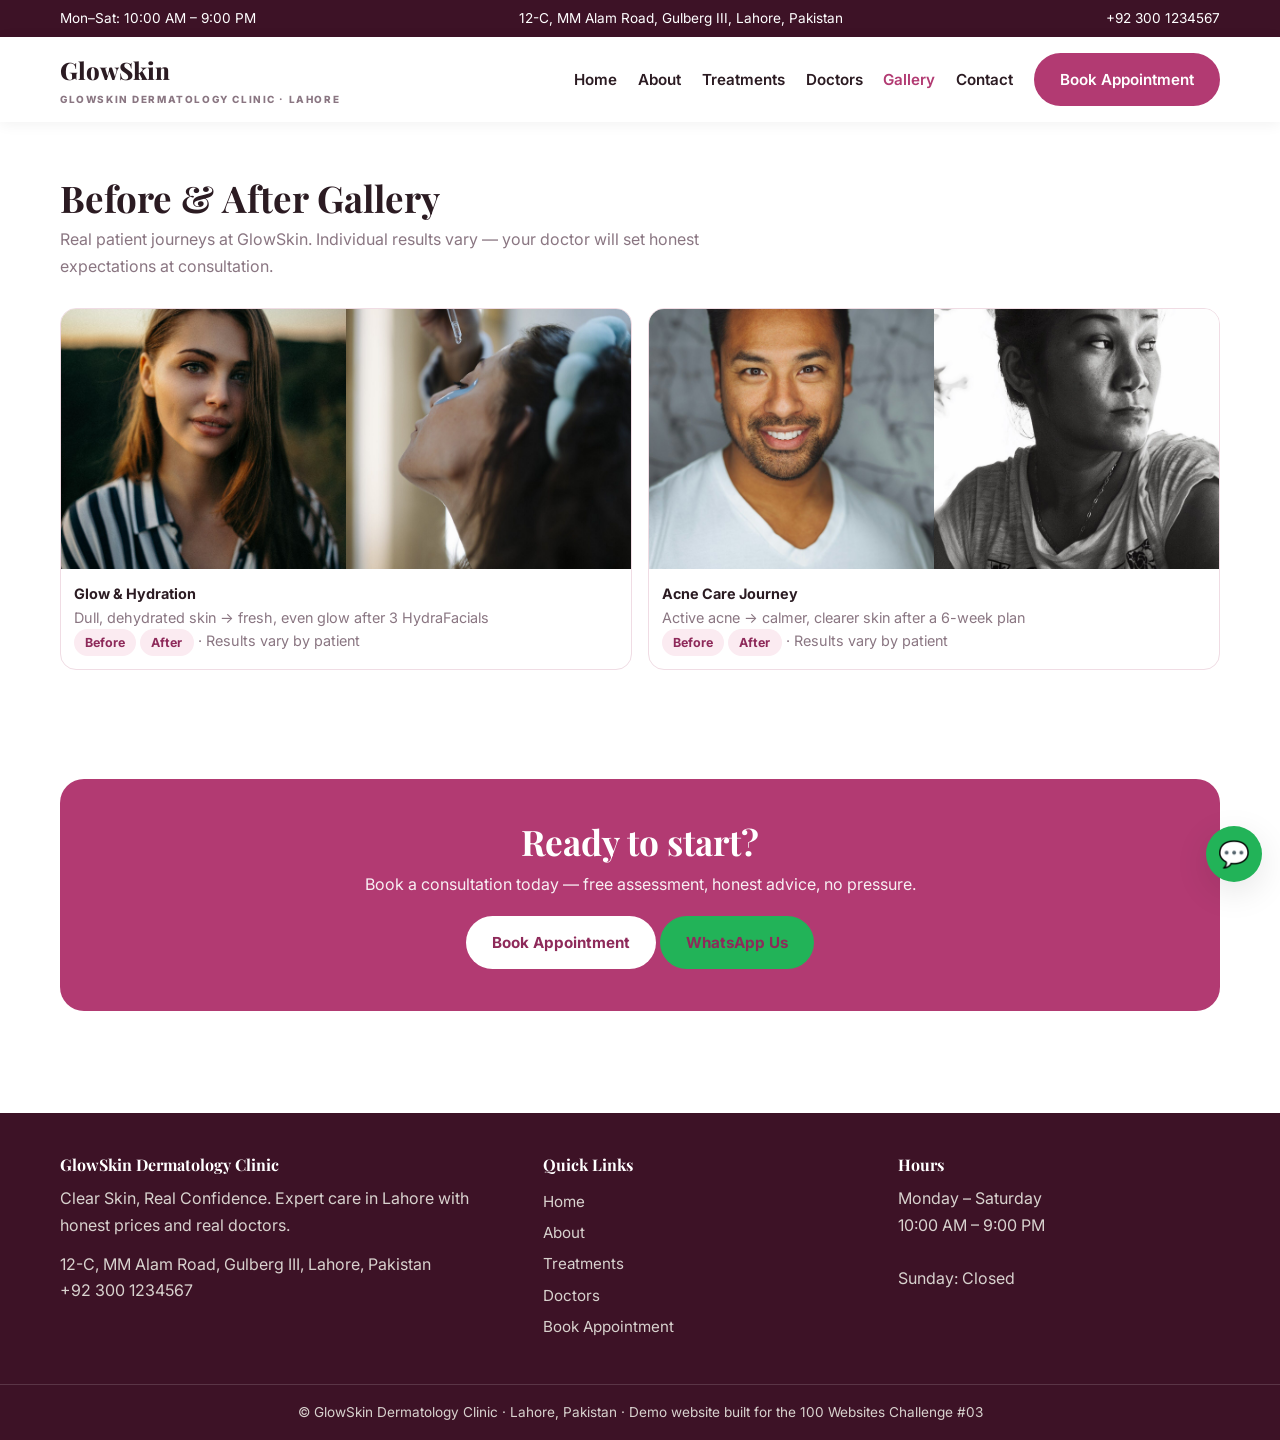
<file: gallery.html>
<!DOCTYPE html>
<html lang="en">
<head>
<meta charset="UTF-8">
<meta name="viewport" content="width=device-width, initial-scale=1.0">
<title>Before & After Gallery | GlowSkin Dermatology Clinic, Lahore</title>
<meta name="description" content="GlowSkin Dermatology Clinic, Lahore — Clear Skin, Real Confidence. Expert doctors, transparent PKR prices, WhatsApp booking.">
<link rel="preconnect" href="https://fonts.googleapis.com">
<link href="https://fonts.googleapis.com/css2?family=Playfair+Display:wght@600;700;800&family=Inter:wght@400;500;600;700&display=swap" rel="stylesheet">
<link rel="stylesheet" href="css/style.css">
</head>
<body>
<div class="topbar"><div class="container topbar-in"><span>Mon–Sat: 10:00 AM – 9:00 PM</span><span>12-C, MM Alam Road, Gulberg III, Lahore, Pakistan</span><a href="tel:+923001234567">+92 300 1234567</a></div></div>
<header class="header"><div class="container nav-in">
<a href="index.html" class="logo">GlowSkin<small>GLOWSKIN DERMATOLOGY CLINIC · LAHORE</small></a>
<nav class="nav" id="nav"><a href="index.html" class="">Home</a><a href="about.html" class="">About</a><a href="treatments.html" class="">Treatments</a><a href="doctors.html" class="">Doctors</a><a href="gallery.html" class="active">Gallery</a><a href="contact.html" class="">Contact</a><a href="appointment.html" class="btn">Book Appointment</a></nav>
<button class="hamburger" id="hamburger" aria-label="Open menu"><span></span><span></span><span></span></button>
</div></header>

<section class="sec"><div class="container"><div class="sec-head"><h2>Before & After Gallery</h2><p>Real patient journeys at GlowSkin. Individual results vary — your doctor will set honest expectations at consultation.</p></div><div class="ba"><figure class="reveal"><div style="display:grid;grid-template-columns:1fr 1fr"><img src="images/gal-1.jpg" alt="Before" style="height:260px"><img src="images/gal-2.jpg" alt="After" style="height:260px"></div>
<figcaption><b>Glow & Hydration</b><br>Dull, dehydrated skin → fresh, even glow after 3 HydraFacials<br><span class="tag">Before</span> <span class="tag">After</span> · Results vary by patient</figcaption></figure><figure class="reveal"><div style="display:grid;grid-template-columns:1fr 1fr"><img src="images/gal-3.jpg" alt="Before" style="height:260px"><img src="images/gal-4.jpg" alt="After" style="height:260px"></div>
<figcaption><b>Acne Care Journey</b><br>Active acne → calmer, clearer skin after a 6-week plan<br><span class="tag">Before</span> <span class="tag">After</span> · Results vary by patient</figcaption></figure></div></div></section>
<section class="sec"><div class="container"><div class="cta reveal"><h2>Ready to start?</h2>
<p>Book a consultation today — free assessment, honest advice, no pressure.</p>
<a href="appointment.html" class="btn">Book Appointment</a> <a href="https://wa.me/923001234567" target="_blank" rel="noopener" class="btn" style="background:var(--wa)">WhatsApp Us</a></div></div></section>
<footer class="footer"><div class="container foot-in">
<div><h4>GlowSkin Dermatology Clinic</h4><p>Clear Skin, Real Confidence. Expert care in Lahore with honest prices and real doctors.</p><p style="margin-top:.8rem">12-C, MM Alam Road, Gulberg III, Lahore, Pakistan<br>+92 300 1234567</p></div>
<div><h4>Quick Links</h4><a href="index.html">Home</a><a href="about.html">About</a><a href="treatments.html">Treatments</a><a href="doctors.html">Doctors</a><a href="appointment.html">Book Appointment</a></div>
<div><h4>Hours</h4><p>Monday – Saturday<br>10:00 AM – 9:00 PM<br><br>Sunday: Closed</p></div>
</div><div class="foot-bottom">© GlowSkin Dermatology Clinic · Lahore, Pakistan · Demo website built for the 100 Websites Challenge #03</div></footer>
<a class="wa-float" href="https://wa.me/923001234567?text=Assalam-o-Alaikum!%20I%20want%20to%20book%20an%20appointment." target="_blank" rel="noopener" aria-label="WhatsApp">💬</a>
<script src="js/script.js"></script>
</body>
</html>
</file>
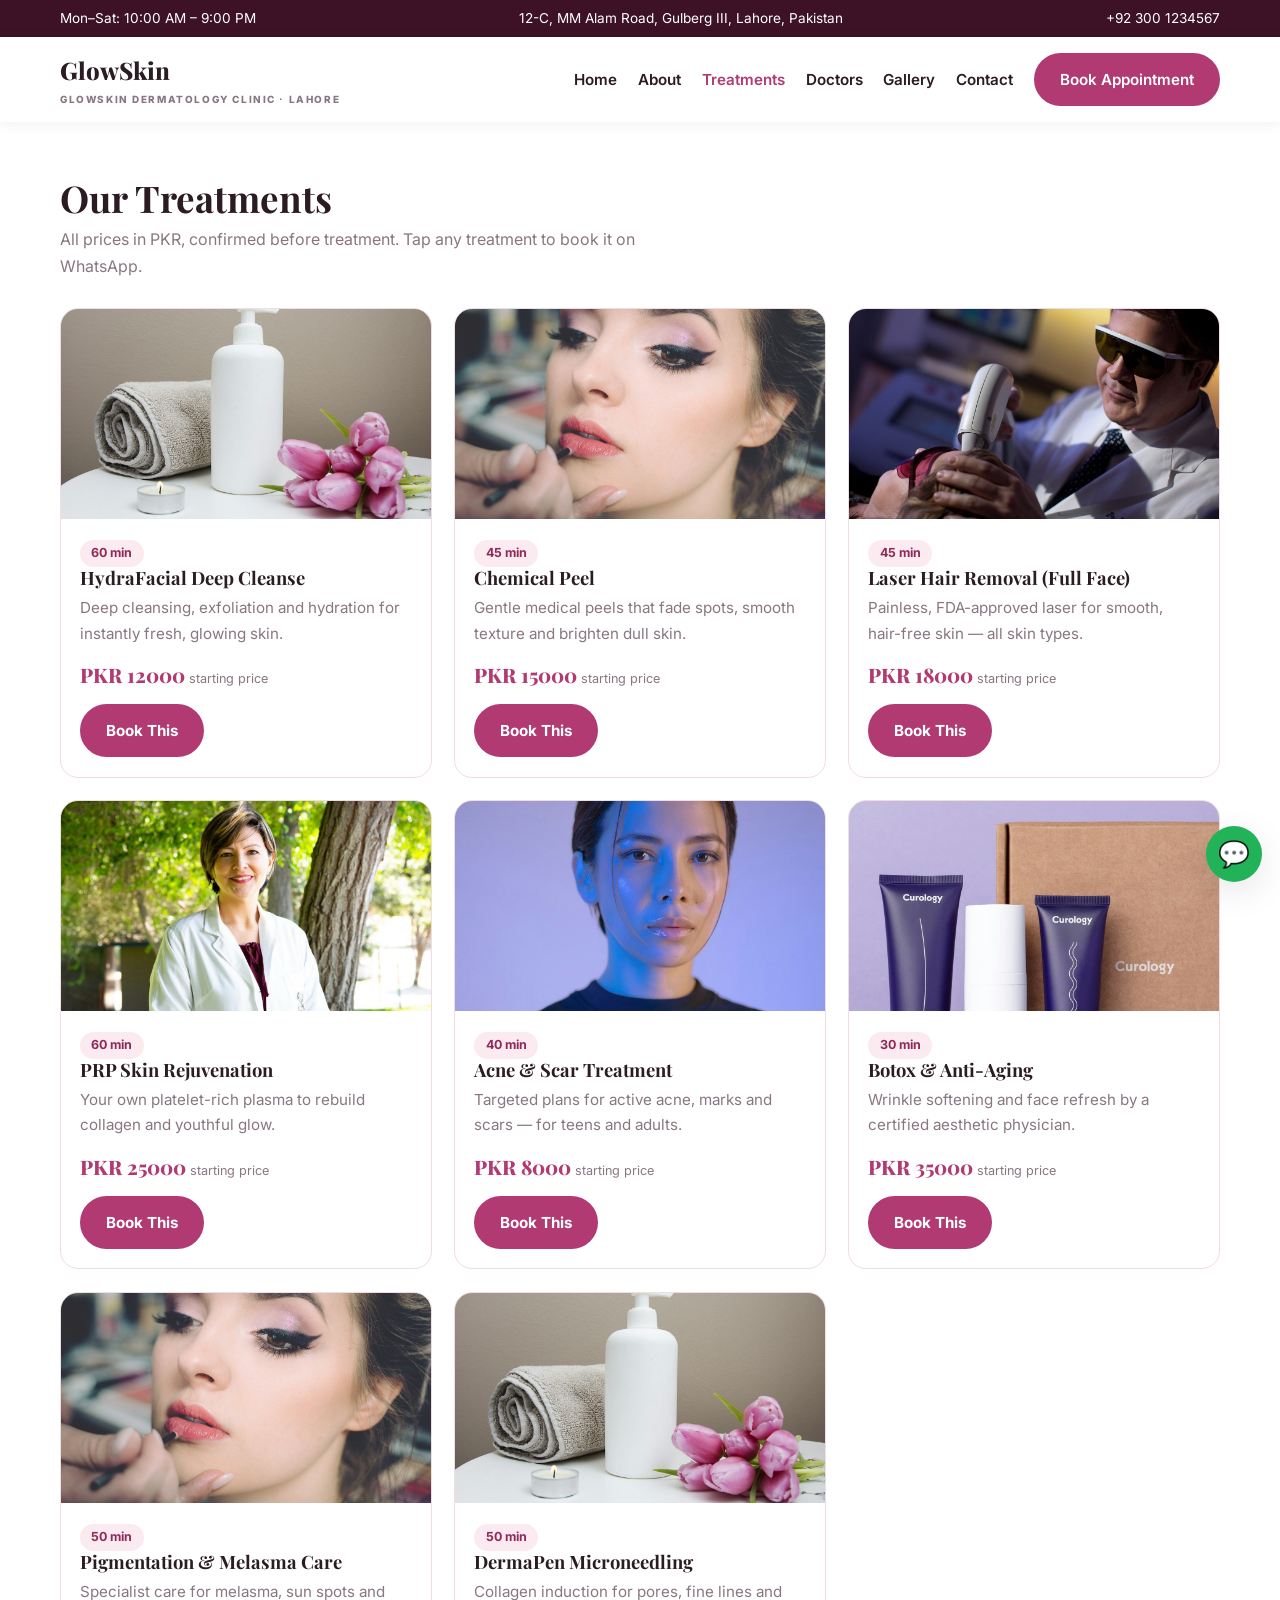
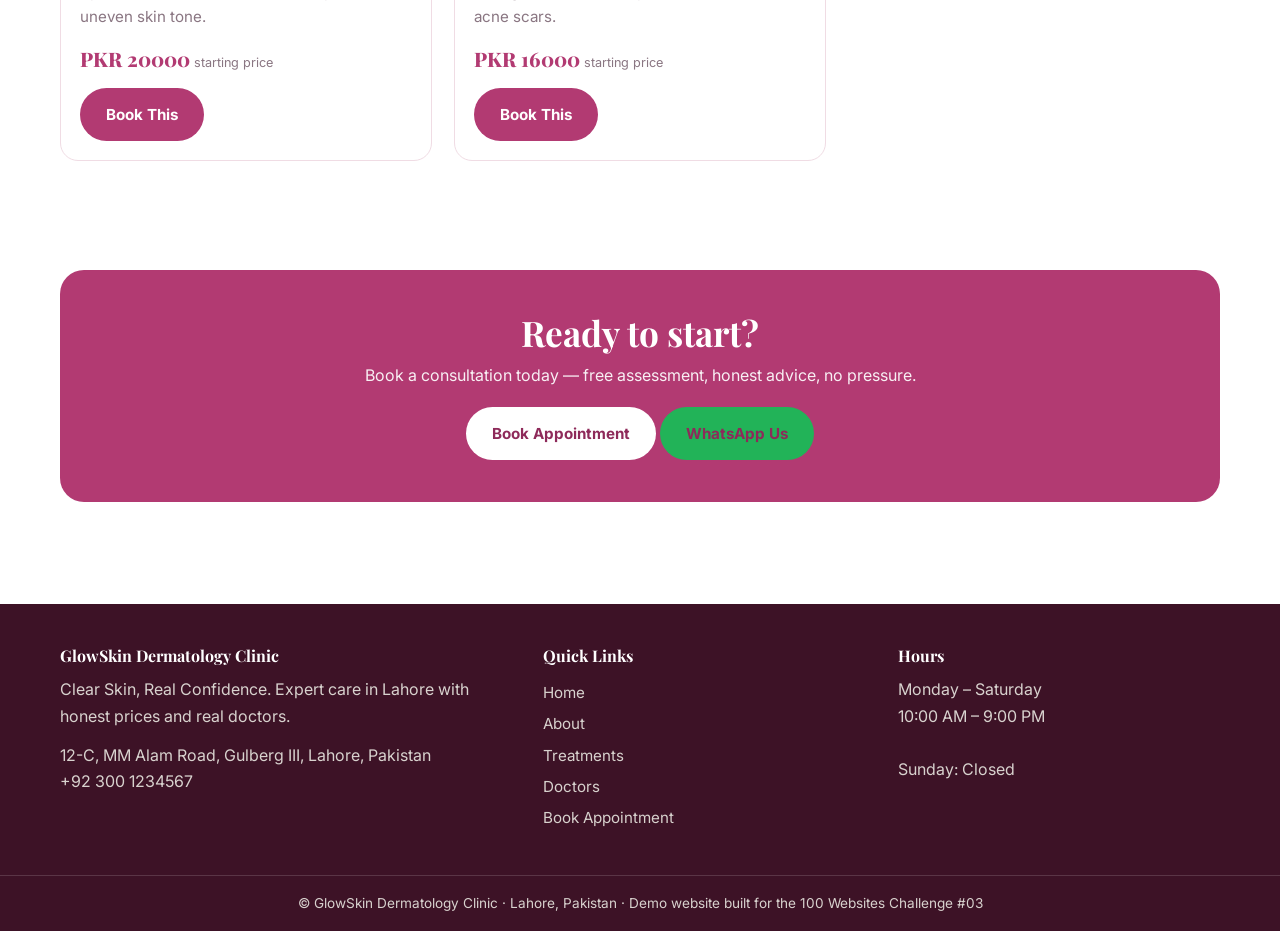
<file: treatments.html>
<!DOCTYPE html>
<html lang="en">
<head>
<meta charset="UTF-8">
<meta name="viewport" content="width=device-width, initial-scale=1.0">
<title>Treatments | GlowSkin Dermatology Clinic, Lahore</title>
<meta name="description" content="GlowSkin Dermatology Clinic, Lahore — Clear Skin, Real Confidence. Expert doctors, transparent PKR prices, WhatsApp booking.">
<link rel="preconnect" href="https://fonts.googleapis.com">
<link href="https://fonts.googleapis.com/css2?family=Playfair+Display:wght@600;700;800&family=Inter:wght@400;500;600;700&display=swap" rel="stylesheet">
<link rel="stylesheet" href="css/style.css">
</head>
<body>
<div class="topbar"><div class="container topbar-in"><span>Mon–Sat: 10:00 AM – 9:00 PM</span><span>12-C, MM Alam Road, Gulberg III, Lahore, Pakistan</span><a href="tel:+923001234567">+92 300 1234567</a></div></div>
<header class="header"><div class="container nav-in">
<a href="index.html" class="logo">GlowSkin<small>GLOWSKIN DERMATOLOGY CLINIC · LAHORE</small></a>
<nav class="nav" id="nav"><a href="index.html" class="">Home</a><a href="about.html" class="">About</a><a href="treatments.html" class="active">Treatments</a><a href="doctors.html" class="">Doctors</a><a href="gallery.html" class="">Gallery</a><a href="contact.html" class="">Contact</a><a href="appointment.html" class="btn">Book Appointment</a></nav>
<button class="hamburger" id="hamburger" aria-label="Open menu"><span></span><span></span><span></span></button>
</div></header>

<section class="sec"><div class="container"><div class="sec-head"><h2>Our Treatments</h2><p>All prices in PKR, confirmed before treatment. Tap any treatment to book it on WhatsApp.</p></div><div class="grid"><article class="card reveal"><img src="images/treat-hydra.jpg" alt="HydraFacial Deep Cleanse" loading="lazy">
<div class="card-body"><span class="tag">60 min</span><h3>HydraFacial Deep Cleanse</h3><p>Deep cleansing, exfoliation and hydration for instantly fresh, glowing skin.</p>
<p><span class="price">PKR 12000</span> <small>starting price</small></p>
<a href="appointment.html?t=hydrafacial-deep-cleanse" class="btn">Book This</a></div></article><article class="card reveal"><img src="images/treat-peel.jpg" alt="Chemical Peel" loading="lazy">
<div class="card-body"><span class="tag">45 min</span><h3>Chemical Peel</h3><p>Gentle medical peels that fade spots, smooth texture and brighten dull skin.</p>
<p><span class="price">PKR 15000</span> <small>starting price</small></p>
<a href="appointment.html?t=chemical-peel" class="btn">Book This</a></div></article><article class="card reveal"><img src="images/treat-laser.jpg" alt="Laser Hair Removal (Full Face)" loading="lazy">
<div class="card-body"><span class="tag">45 min</span><h3>Laser Hair Removal (Full Face)</h3><p>Painless, FDA-approved laser for smooth, hair-free skin — all skin types.</p>
<p><span class="price">PKR 18000</span> <small>starting price</small></p>
<a href="appointment.html?t=laser-hair-removal-full-face" class="btn">Book This</a></div></article><article class="card reveal"><img src="images/treat-prp.jpg" alt="PRP Skin Rejuvenation" loading="lazy">
<div class="card-body"><span class="tag">60 min</span><h3>PRP Skin Rejuvenation</h3><p>Your own platelet-rich plasma to rebuild collagen and youthful glow.</p>
<p><span class="price">PKR 25000</span> <small>starting price</small></p>
<a href="appointment.html?t=prp-skin-rejuvenation" class="btn">Book This</a></div></article><article class="card reveal"><img src="images/treat-acne.jpg" alt="Acne & Scar Treatment" loading="lazy">
<div class="card-body"><span class="tag">40 min</span><h3>Acne & Scar Treatment</h3><p>Targeted plans for active acne, marks and scars — for teens and adults.</p>
<p><span class="price">PKR 8000</span> <small>starting price</small></p>
<a href="appointment.html?t=acne-and-scar-treatment" class="btn">Book This</a></div></article><article class="card reveal"><img src="images/treat-antiage.jpg" alt="Botox & Anti-Aging" loading="lazy">
<div class="card-body"><span class="tag">30 min</span><h3>Botox & Anti-Aging</h3><p>Wrinkle softening and face refresh by a certified aesthetic physician.</p>
<p><span class="price">PKR 35000</span> <small>starting price</small></p>
<a href="appointment.html?t=botox-and-anti-aging" class="btn">Book This</a></div></article><article class="card reveal"><img src="images/treat-peel.jpg" alt="Pigmentation & Melasma Care" loading="lazy">
<div class="card-body"><span class="tag">50 min</span><h3>Pigmentation & Melasma Care</h3><p>Specialist care for melasma, sun spots and uneven skin tone.</p>
<p><span class="price">PKR 20000</span> <small>starting price</small></p>
<a href="appointment.html?t=pigmentation-and-melasma-care" class="btn">Book This</a></div></article><article class="card reveal"><img src="images/treat-hydra.jpg" alt="DermaPen Microneedling" loading="lazy">
<div class="card-body"><span class="tag">50 min</span><h3>DermaPen Microneedling</h3><p>Collagen induction for pores, fine lines and acne scars.</p>
<p><span class="price">PKR 16000</span> <small>starting price</small></p>
<a href="appointment.html?t=dermapen-microneedling" class="btn">Book This</a></div></article></div></div></section>
<section class="sec"><div class="container"><div class="cta reveal"><h2>Ready to start?</h2>
<p>Book a consultation today — free assessment, honest advice, no pressure.</p>
<a href="appointment.html" class="btn">Book Appointment</a> <a href="https://wa.me/923001234567" target="_blank" rel="noopener" class="btn" style="background:var(--wa)">WhatsApp Us</a></div></div></section>
<footer class="footer"><div class="container foot-in">
<div><h4>GlowSkin Dermatology Clinic</h4><p>Clear Skin, Real Confidence. Expert care in Lahore with honest prices and real doctors.</p><p style="margin-top:.8rem">12-C, MM Alam Road, Gulberg III, Lahore, Pakistan<br>+92 300 1234567</p></div>
<div><h4>Quick Links</h4><a href="index.html">Home</a><a href="about.html">About</a><a href="treatments.html">Treatments</a><a href="doctors.html">Doctors</a><a href="appointment.html">Book Appointment</a></div>
<div><h4>Hours</h4><p>Monday – Saturday<br>10:00 AM – 9:00 PM<br><br>Sunday: Closed</p></div>
</div><div class="foot-bottom">© GlowSkin Dermatology Clinic · Lahore, Pakistan · Demo website built for the 100 Websites Challenge #03</div></footer>
<a class="wa-float" href="https://wa.me/923001234567?text=Assalam-o-Alaikum!%20I%20want%20to%20book%20an%20appointment." target="_blank" rel="noopener" aria-label="WhatsApp">💬</a>
<script src="js/script.js"></script>
</body>
</html>
</file>
<file: css/style.css>
:root{--ink:#2B1B22;--ink2:#5B4350;--muted:#8A7682;--primary:#B23A72;--dark:#8E2A5A;--deep:#3D1226;--accent:#E8A0BF;--soft:#FDF2F6;--soft2:#FBEBF1;--bg:#FFFFFF;--line:#F0DCE4;--gold:#E8A33D;--wa:#22B358;--wa-dark:#1A9448;--radius:18px;--sh:0 10px 34px rgba(0,0,0,.10);--fh:'Playfair Display',serif}
*{margin:0;padding:0;box-sizing:border-box}html{scroll-behavior:smooth;scroll-padding-top:92px}
body{font-family:'Inter',system-ui,sans-serif;color:var(--ink);background:var(--bg);line-height:1.65;font-size:16px}
img{display:block;max-width:100%}a{text-decoration:none;color:inherit}
.container{width:min(1160px,92%);margin:0 auto}h1,h2,h3,h4{font-family:var(--fh);line-height:1.2}
.grad{color:var(--primary)}
.topbar{background:var(--deep);color:#fff;font-size:.85rem}.topbar-in{display:flex;gap:1.4rem;justify-content:space-between;padding:.45rem 0;flex-wrap:wrap}.topbar a{color:#fff}
.header{position:sticky;top:0;background:#fff;box-shadow:0 2px 14px rgba(0,0,0,.06);z-index:50}.nav-in{display:flex;align-items:center;justify-content:space-between;padding:.9rem 0}
.logo{font-family:var(--fh);font-size:1.5rem;font-weight:800}.logo small{display:block;font-family:'Inter',sans-serif;font-size:.62rem;letter-spacing:.16em;color:var(--muted)}
.nav{display:flex;gap:1.3rem;align-items:center}.nav a{font-weight:600;font-size:.95rem}.nav a.active,.nav a:hover{color:var(--primary)}
.btn{display:inline-flex;gap:.5rem;align-items:center;background:var(--primary);color:#fff;font-weight:700;padding:.75rem 1.5rem;border-radius:999px;border:2px solid transparent;cursor:pointer;font-size:.95rem}.btn:hover{background:var(--dark)}.btn-wa{background:var(--wa)}.btn-wa:hover{background:var(--wa-dark)}.btn-ghost{background:transparent;color:var(--primary);border-color:var(--primary)}.btn-ghost:hover{background:var(--primary);color:#fff}
.hamburger{display:none;background:none;border:0;width:34px;height:26px;position:relative}.hamburger span{display:block;height:3px;background:var(--ink);margin:5px 0;border-radius:3px}
.hero{background:var(--soft);padding:3.2rem 0 3.6rem;overflow:hidden}.hero-in{display:grid;grid-template-columns:1.05fr .95fr;gap:2.5rem;align-items:center}
.eyebrow{display:inline-block;background:#fff;border:1px solid var(--line);color:var(--primary);font-weight:700;font-size:.85rem;padding:.35rem .9rem;border-radius:999px}
.hero h1{font-size:clamp(2.1rem,4.6vw,3.4rem);margin:1rem 0}.hero p{color:var(--ink2);font-size:1.08rem}.hero-actions{display:flex;gap:.8rem;margin-top:1.4rem;flex-wrap:wrap}
.hero-img{border-radius:22px;overflow:hidden;box-shadow:var(--sh)}.hero-img img{width:100%;height:420px;object-fit:cover}
.sec{padding:3.4rem 0}.sec-head{max-width:640px;margin-bottom:1.8rem}.sec-head h2{font-size:clamp(1.6rem,3vw,2.3rem)}.sec-head p{color:var(--muted);margin-top:.4rem}
.grid{display:grid;grid-template-columns:repeat(3,1fr);gap:1.4rem}.card{border:1px solid var(--line);border-radius:var(--radius);overflow:hidden;background:#fff;transition:.25s}.card:hover{transform:translateY(-4px);box-shadow:var(--sh)}
.card img{width:100%;height:210px;object-fit:cover}.card-body{padding:1.2rem}.card-body h3{font-size:1.15rem}.card-body p{color:var(--muted);font-size:.95rem;margin:.4rem 0 .8rem}
.price{font-family:var(--fh);font-size:1.25rem;font-weight:800;color:var(--primary)}.price small{font-family:'Inter',sans-serif;font-size:.8rem;color:var(--muted);font-weight:500}
.meta{font-size:.85rem;color:var(--muted)}.tag{display:inline-block;background:var(--soft2);color:var(--dark);font-size:.78rem;font-weight:700;padding:.2rem .7rem;border-radius:999px}
.stats{background:var(--deep);color:#fff}.stats-in{display:grid;grid-template-columns:repeat(4,1fr);gap:1rem;text-align:center}.stat b{font-family:var(--fh);font-size:2.2rem;display:block;color:var(--accent)}.stat span{color:#D8D2CE;font-size:.9rem}
.two{display:grid;grid-template-columns:1fr 1fr;gap:2.2rem;align-items:center}.two img{border-radius:20px;width:100%;height:400px;object-fit:cover;box-shadow:var(--sh)}
.testi{background:var(--soft)}.quote{background:#fff;border:1px solid var(--line);border-radius:var(--radius);padding:1.4rem}.quote p{font-style:italic;color:var(--ink2)}.quote b{display:block;margin-top:.8rem}.quote span{color:var(--muted);font-size:.85rem}
.cta{background:var(--primary);color:#fff;text-align:center;border-radius:24px;padding:2.6rem 1.5rem}.cta h2{color:#fff;font-size:clamp(1.5rem,3vw,2.2rem)}.cta p{opacity:.92;margin:.5rem 0 1.2rem}.cta .btn{background:#fff;color:var(--dark)}
.footer{background:var(--deep);color:#D8D2CE;margin-top:3rem}.foot-in{display:grid;grid-template-columns:1.4fr 1fr 1fr;gap:2rem;padding:2.6rem 0}.footer h4{color:#fff;margin-bottom:.7rem}.footer a{display:block;color:#D8D2CE;padding:.2rem 0;font-size:.95rem}.foot-bottom{border-top:1px solid rgba(255,255,255,.15);padding:1rem 0;text-align:center;font-size:.85rem}
.wa-float{position:fixed;right:18px;bottom:18px;background:var(--wa);color:#fff;width:56px;height:56px;border-radius:50%;display:flex;align-items:center;justify-content:center;font-size:1.6rem;box-shadow:var(--sh);z-index:60}
.form{max-width:640px;background:#fff;border:1px solid var(--line);border-radius:20px;padding:1.8rem;box-shadow:var(--sh)}.form label{display:block;font-weight:600;margin:.9rem 0 .3rem}.form input,.form select,.form textarea{width:100%;padding:.75rem;border:1px solid var(--line);border-radius:10px;font:inherit}.form .err{color:#C0392B;font-size:.85rem;display:none}.form .ok{color:var(--wa-dark);font-weight:600;margin-top:.8rem}
.faq{border:1px solid var(--line);border-radius:14px;margin-bottom:.8rem;overflow:hidden}.faq button{width:100%;text-align:left;background:#fff;border:0;padding:1rem 1.2rem;font:inherit;font-weight:700;cursor:pointer;display:flex;justify-content:space-between}.faq .ans{display:none;padding:0 1.2rem 1.1rem;color:var(--ink2)}.faq.open .ans{display:block}
.ba{display:grid;grid-template-columns:1fr 1fr;gap:1rem}.ba figure{border:1px solid var(--line);border-radius:16px;overflow:hidden}.ba img{height:240px;width:100%;object-fit:cover}.ba figcaption{padding:.8rem;font-size:.9rem;color:var(--muted)}.ba b{color:var(--ink)}
.reveal{opacity:0;transform:translateY(14px);transition:.6s}.reveal.visible{opacity:1;transform:none}
@media(max-width:900px){.hero-in,.two,.foot-in{grid-template-columns:1fr}.grid{grid-template-columns:1fr 1fr}.stats-in{grid-template-columns:1fr 1fr}.nav{display:none;position:absolute;top:100%;left:0;right:0;background:#fff;flex-direction:column;padding:1rem;box-shadow:var(--sh)}.nav.open{display:flex}.hamburger{display:block}.hero-img img,.two img{height:300px}}
@media(max-width:600px){.grid{grid-template-columns:1fr}.stats-in{grid-template-columns:1fr 1fr}}
</file>
